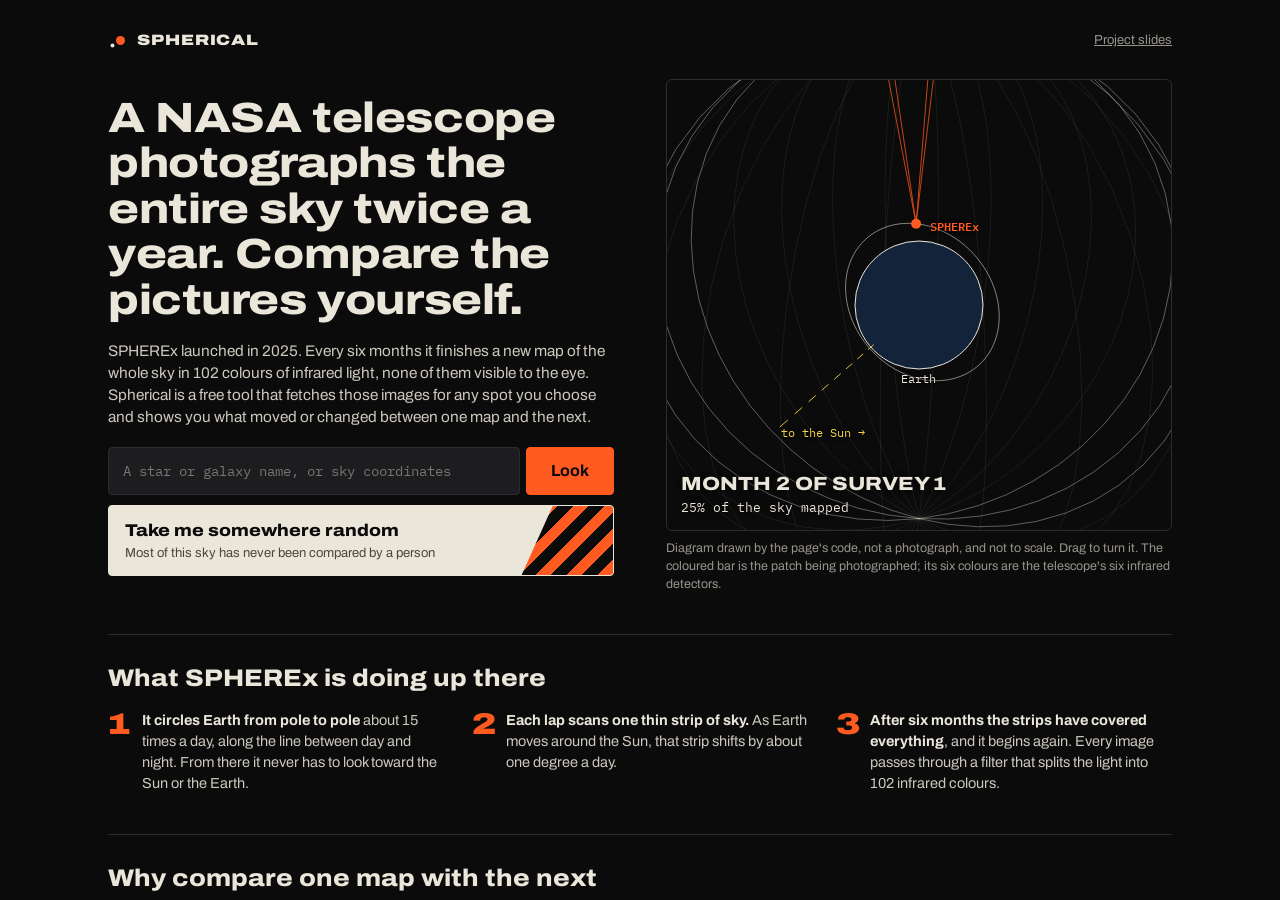
<file: app/pages/index.html>
<!doctype html>
<html lang="en">
<head>
  <meta charset="utf-8">
  <meta name="viewport" content="width=device-width, initial-scale=1">
  <title>Spherical — compare NASA SPHEREx images of the sky over time</title>
  <meta name="author" content="Nicholas Fabek (team Spherical Software)">
  <meta name="generator" content="Hand-directed; code written with an AI assistant (Claude). All sky images are real NASA telescope data.">
  <meta name="description" content="A free tool that fetches NASA SPHEREx infrared images of any spot in the sky and shows what moved or changed between one all-sky map and the next.">
  <link rel="preconnect" href="https://fonts.googleapis.com">
  <link rel="preconnect" href="https://fonts.gstatic.com" crossorigin>
  <link href="https://fonts.googleapis.com/css2?family=Archivo:wdth,wght@62..125,400..900&family=IBM+Plex+Mono:wght@400;500;600&display=swap" rel="stylesheet">
  <link rel="stylesheet" href="style.css">
</head>
<body>
  <header class="bar">
    <button class="brand" id="home" title="Start page">SPHERICAL</button>
    <form id="search" class="search">
      <input id="q" type="text" autocomplete="off" spellcheck="false" placeholder="Any object name or coordinates" aria-label="Object name or coordinates">
      <div class="seg" id="fov" role="radiogroup" aria-label="Field width in arcminutes" title="Width of the patch to load. Wider catches faster movers but takes longer."></div>
      <button type="submit" class="solid">Look</button>
    </form>
    <button id="random" title="Jump to a random field">Random</button>
    <button id="share" title="Copy a link to exactly this view">Copy link</button>
    <button id="help" title="Show the guide">Guide</button>
  </header>

  <main class="deck">
    <section class="scope">
      <div class="stage" id="stage">
        <canvas id="gl"></canvas>
        <canvas id="overlay"></canvas>
        <div class="loadbar"><i id="loadbar"></i></div>
        <div class="stamp"><b id="stampBig"></b><span id="stampSub"></span></div>
        <div class="readout" id="readout"></div>
        <div class="status" id="status"></div>
      </div>
      <div class="tools">
        <button class="tog" id="tGaia" aria-pressed="true" title="Ring every star the Gaia catalogue already knows, at its position on the date shown"><svg viewBox="0 0 16 16"><circle cx="8" cy="8" r="5"/></svg>Known stars</button>
        <button class="tog" id="tWise" aria-pressed="true" title="Add the 2010 WISE image as an extra pass: a 15-year baseline"><svg viewBox="0 0 16 16"><path d="M2 8h12M2 5v6M14 5v6"/></svg>2010 WISE</button>
        <button class="tog" id="tNearest" aria-pressed="false" title="Show the telescope's real pixels instead of a smoothed image"><svg viewBox="0 0 16 16"><path d="M2 2h5v5H2zM9 9h5v5H9z"/></svg>True pixels</button>
        <button class="tog" id="tInvert" aria-pressed="false" title="Black dots on white"><svg viewBox="0 0 16 16"><circle cx="8" cy="8" r="5.5"/><path d="M8 2.5a5.5 5.5 0 0 1 0 11z" fill="currentColor"/></svg>Invert</button>
        <label class="bright" title="Brightness"><svg viewBox="0 0 16 16"><circle cx="8" cy="8" r="3"/><path d="M8 1v2M8 13v2M1 8h2M13 8h2M3 3l1.4 1.4M11.6 11.6L13 13M3 13l1.4-1.4M11.6 4.4L13 3"/></svg><input id="stretch" type="range" min="0.8" max="4.5" step="0.05" value="2.6" aria-label="Brightness"></label>
        <details class="pop" id="flagPop">
          <summary title="Choose which kinds of bad pixel are blanked out">Bad pixels</summary>
          <div class="flags" id="flags"></div>
        </details>
      </div>
    </section>

    <aside class="rack">
      <div>
        <div class="modes" id="modes" role="tablist">
          <button data-mode="epoch"><svg viewBox="0 0 32 32"><circle cx="9" cy="20" r="3" fill="currentColor"/><circle cx="23" cy="10" r="3" stroke-dasharray="2 2"/><path d="M12 18l8-6" stroke-dasharray="1 3"/></svg>Blink</button>
          <button data-mode="diff"><svg viewBox="0 0 32 32"><circle cx="16" cy="16" r="9"/><path d="M16 7a9 9 0 0 0 0 18z" fill="currentColor"/></svg>Difference</button>
          <button data-mode="stack"><svg viewBox="0 0 32 32"><path d="M6 26L26 6M26 6h-7M26 6v7"/><circle cx="10" cy="22" r="2" fill="currentColor"/><circle cx="16" cy="16" r="2" fill="currentColor"/></svg>Stack</button>
          <button data-mode="frame"><svg viewBox="0 0 32 32"><rect x="5" y="11" width="14" height="14"/><path d="M9 11V7h14v14h-4M13 7V3h14v14h-4"/></svg>Exposures</button>
        </div>
        <p class="modetext" id="modeText"></p>
      </div>

      <div class="ctl" id="diffCtl" hidden>
        <label>Show <select id="epA"></select></label>
        <label>minus <select id="epB"></select></label>
      </div>

      <div class="ctl" id="stackCtl" hidden>
        <div class="padrow">
          <canvas id="pad" width="260" height="260" title="Drag to set the motion"></canvas>
          <div class="padside">
            <label>East <input id="muE" type="number" step="0.1" value="0"><i>″/yr</i></label>
            <label>North <input id="muN" type="number" step="0.1" value="0"><i>″/yr</i></label>
            <label>Dial <select id="padRange"><option value="3">±3</option><option value="12" selected>±12</option><option value="40">±40</option></select><i>″/yr</i></label>
            <button id="muReset" type="button">Zero</button>
          </div>
        </div>
      </div>

      <div class="bands">
        <div class="bandhead"><span id="bandText"></span><button id="bandAll" hidden>All</button></div>
        <div class="strip" id="bands" title="Click a band, or drag across several"></div>
        <div class="ticks" id="bandTicks"></div>
      </div>

      <div class="panel">
        <div class="ptabs" id="ptabs">
          <button data-tab="spot" aria-selected="true">This spot</button>
          <button data-tab="field" aria-selected="false">Whole field <b id="fieldCount"></b></button>
        </div>

        <div id="tabSpot">
          <div class="empty" id="inspectEmpty">
            <svg viewBox="0 0 32 32"><circle cx="16" cy="16" r="7"/><path d="M16 3v8M16 21v8M3 16h8M21 16h8"/></svg>
            <p><b>Click any dot in the image</b> to see whether it is catalogued and to read its spectrum.</p>
          </div>
          <div id="inspectBody" hidden>
            <div class="where"><span id="whereText"></span><button id="whereCopy" title="Copy coordinates">Copy</button></div>
            <div class="verdict" id="verdict"></div>
            <canvas id="spec"></canvas>
            <div class="specfoot"><span id="specNote"></span><button id="specCsv" type="button">CSV</button></div>
          </div>
          <dl id="details" hidden></dl>
        </div>

        <div id="tabField" hidden>
          <p class="fieldnote" id="fieldNote">Every source in this field is checked once the images have loaded.</p>
          <ol class="hits" id="hits"></ol>
        </div>
      </div>
    </aside>

    <div class="tape">
      <button id="play" class="playbtn" title="Play / pause (space)" aria-label="Play"></button>
      <div class="steps">
        <button id="prev" title="Previous (←)" aria-label="Previous">‹</button>
        <button id="next" title="Next (→)" aria-label="Next">›</button>
      </div>
      <canvas id="timeline" class="timeline"></canvas>
      <label class="speed" title="Playback speed"><svg viewBox="0 0 16 16"><path d="M2 3l6 5-6 5zM8 3l6 5-6 5z"/></svg><input id="speed" type="range" min="0.5" max="12" step="0.5" value="1.5" aria-label="Playback speed"></label>
    </div>

    <footer class="foot">
      <span id="progress"></span>
      <span class="partial" id="limited" hidden>Limit reached: some exposures were not fetched.</span>
      <span class="partial" id="partial" hidden>Part of NASA's archive did not answer; some exposures are missing. <button id="retry">Try again</button></span>
      <span class="credits">Images: NASA SPHEREx and WISE via <a href="https://irsa.ipac.caltech.edu/Missions/spherex.html" target="_blank" rel="noopener">IRSA</a> · Stars: ESA <a href="https://www.cosmos.esa.int/gaia" target="_blank" rel="noopener">Gaia DR3</a> · Names: CDS<span id="renderer"></span></span>
    </footer>
  </main>

  <!-- Start page -->
  <div class="intro" id="intro" hidden>
    <div class="introin">
      <div class="ihead"><div class="wordmark">SPHERICAL</div><a href="slides/">Project slides</a></div>

      <section class="hero">
        <div class="pitch">
          <h1>A NASA telescope photographs the entire sky twice a year. Compare the pictures yourself.</h1>
          <p class="lead">SPHEREx launched in 2025. Every six months it finishes a new map of the whole sky in 102 colours of infrared light, none of them visible to the eye. Spherical is a free tool that fetches those images for any spot you choose and shows you what moved or changed between one map and the next.</p>
          <form id="introSearch" class="search big">
            <input id="introQ" type="text" autocomplete="off" spellcheck="false" placeholder="A star or galaxy name, or sky coordinates" aria-label="Object name or coordinates">
            <button type="submit" class="solid">Look</button>
          </form>
          <button id="introRandom" class="randombig"><b>Take me somewhere random</b><span>Most of this sky has never been compared by a person</span></button>
        </div>
        <figure class="mission">
          <div id="mission" aria-label="Animated 3D diagram of the SPHEREx orbit and sky scan"></div>
          <figcaption>Diagram drawn by the page's code, not a photograph, and not to scale. Drag to turn it. The coloured bar is the patch being photographed; its six colours are the telescope's six infrared detectors.</figcaption>
        </figure>
      </section>

      <section class="block">
        <h2>What SPHEREx is doing up there</h2>
        <ol class="facts">
          <li><b>1</b><span><strong>It circles Earth from pole to pole</strong> about 15 times a day, along the line between day and night. From there it never has to look toward the Sun or the Earth.</span></li>
          <li><b>2</b><span><strong>Each lap scans one thin strip of sky.</strong> As Earth moves around the Sun, that strip shifts by about one degree a day.</span></li>
          <li><b>3</b><span><strong>After six months the strips have covered everything</strong>, and it begins again. Every image passes through a filter that splits the light into 102 infrared colours.</span></li>
        </ol>
      </section>

      <section class="block">
        <h2>Why compare one map with the next</h2>
        <div class="why">
          <div><h3>Things that move are close to us</h3><p>Stars are so far away that they appear fixed. Asteroids, comets and brown dwarfs (dim, failed stars drifting near the Sun) shift between pictures. Pluto was found this way in 1930, by flipping between two photographs.</p></div>
          <div><h3>Things that change are doing something</h3><p>Newborn stars flare and fade as gas falls onto them. Dying stars swell and shrink. Infrared light passes through the dust that hides both from ordinary telescopes.</p></div>
          <div><h3>There is too much for scientists alone</h3><p>SPHEREx records hundreds of millions of stars and galaxies. Volunteers comparing images from an earlier NASA telescope, WISE, have found thousands of nearby brown dwarf candidates that software missed. This tool exists so anyone can do the same with SPHEREx.</p></div>
        </div>
      </section>

      <section class="block howrow">
        <figure class="demo">
          <div class="lens"><img src="img/blink-2010.jpg" alt="" width="360" height="360"><img class="b" src="img/blink-2026.jpg" alt="" width="360" height="360"></div>
          <figcaption><b class="y1">2010</b><b class="y2">2026</b> Barnard's Star, the fastest-moving star in the sky. Real WISE and SPHEREx images, 4 arcminutes across.</figcaption>
        </figure>
        <div>
          <h2>How Spherical works</h2>
          <ol class="facts">
            <li><b>1</b><span><strong>You name a place</strong>: an object, sky coordinates, or a random spot.</span></li>
            <li><b>2</b><span><strong>It gathers every SPHEREx exposure of that spot</strong>, usually 300 to 500, plus a 2010 image from NASA's WISE telescope, and lines them up.</span></li>
            <li><b>3</b><span><strong>You flip between dates</strong>, subtract one from another, or add them all together. Stars already in Europe's Gaia catalogue are ringed.</span></li>
            <li><b>4</b><span><strong>It checks every source for you</strong> and lists the ones that moved or changed brightness. Click any of them to see its infrared spectrum.</span></li>
          </ol>
        </div>
      </section>

      <section class="block" id="foundSection" hidden>
        <h2>What it has found so far</h2>
        <div id="found" class="cards"></div>
        <p class="foundnote" id="foundNote"></p>
      </section>

      <section class="block">
        <h2>Try it on something well known</h2>
        <div id="presets" class="cards"></div>
      </section>

      <p class="ifoot">Built for the 2026 NASA Space Apps Challenge, &ldquo;Planet X and SPHEREx&rdquo;. Images: NASA SPHEREx and WISE, served by IRSA. Star catalogue: ESA Gaia. The code was written with an AI assistant (Claude); every sky image is real telescope data. Not affiliated with or endorsed by NASA.</p>
    </div>
  </div>

  <!-- Guide bubble -->
  <div class="coach" id="coach" hidden>
    <p id="coachText"></p>
    <div><span id="coachStep"></span><button id="coachSkip">Skip</button><button id="coachNext" class="solid">Next</button></div>
  </div>

  <script type="module" src="js/app.js"></script>
</body>
</html>
</file>
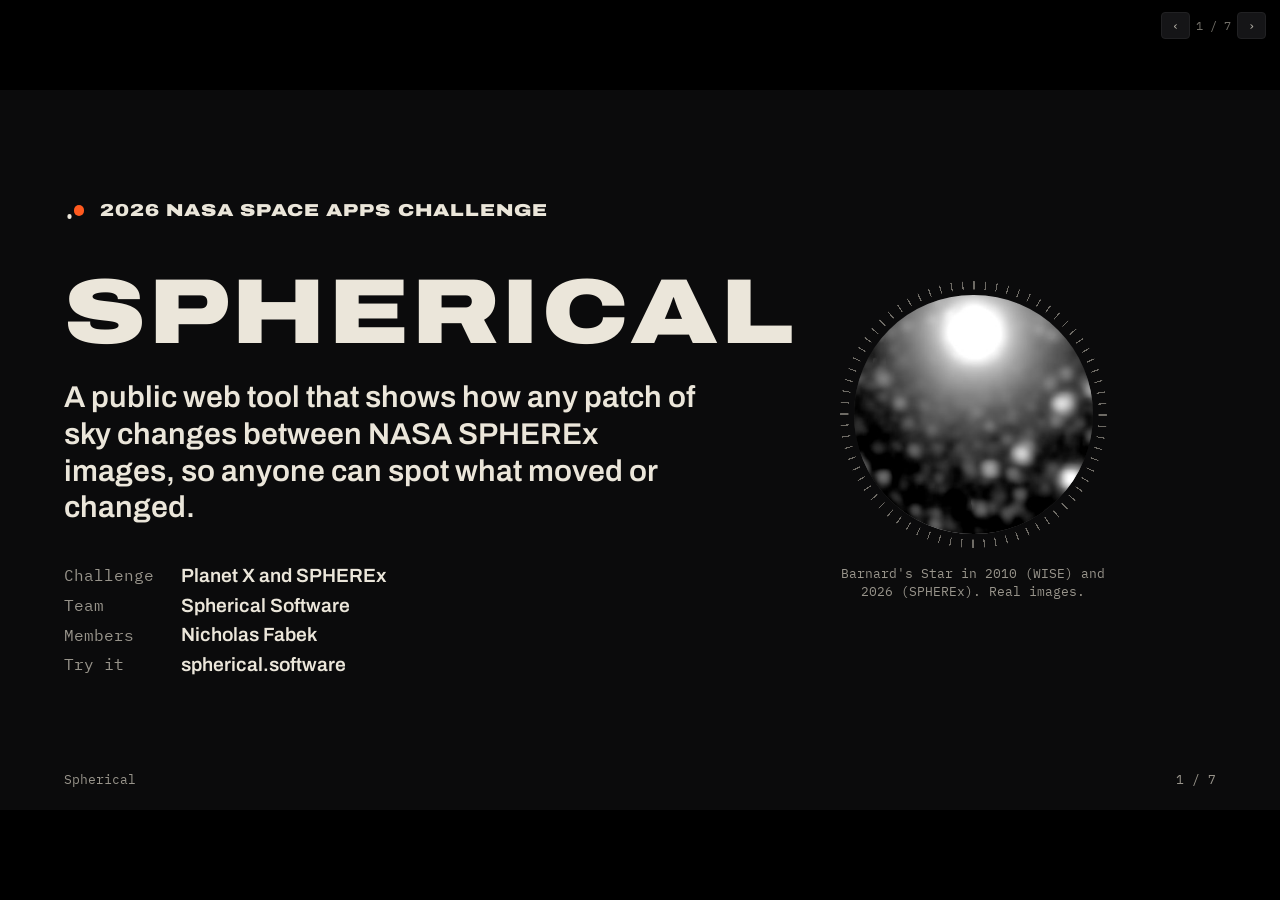
<file: app/pages/slides/index.html>
<!doctype html>
<html lang="en">
<head>
  <meta charset="utf-8">
  <meta name="viewport" content="width=device-width, initial-scale=1">
  <title>Spherical — project demo (2026 NASA Space Apps Challenge)</title>
  <meta name="description" content="Seven-slide demo of Spherical, a public tool for comparing NASA SPHEREx images of the sky over time. Code and analysis produced with an AI assistant; all sky images are real telescope data.">
  <link rel="preconnect" href="https://fonts.googleapis.com">
  <link rel="preconnect" href="https://fonts.gstatic.com" crossorigin>
  <link href="https://fonts.googleapis.com/css2?family=Archivo:wdth,wght@62..125,400..900&family=IBM+Plex+Mono:wght@400;500;600&display=swap" rel="stylesheet">
  <link rel="stylesheet" href="deck.css">
</head>
<body>

  <!-- 1. Title -->
  <section class="slide"><div class="in title">
    <div>
      <div class="mark"><span class="dot"></span>2026 NASA SPACE APPS CHALLENGE</div>
      <h1 style="margin-top:.5em">SPHERICAL</h1>
      <p class="tag">A public web tool that shows how any patch of sky changes between NASA SPHEREx images, so anyone can spot what moved or changed.</p>
      <dl class="meta">
        <dt>Challenge</dt><dd>Planet X and SPHEREx</dd>
        <dt>Team</dt><dd data-team></dd>
        <dt>Members</dt><dd data-members></dd>
        <dt>Try it</dt><dd>spherical.software</dd>
      </dl>
    </div>
    <div>
      <div class="lens"><img src="../img/blink-2010.jpg" alt=""><img class="b" src="../img/blink-2026.jpg" alt=""></div>
      <p class="cap" style="text-align:center;margin-top:2.2em">Barnard's Star in 2010 (WISE) and 2026 (SPHEREx). Real images.</p>
    </div>
    <div class="foot"><span>Spherical</span><span>1 / 7</span></div>
  </div></section>

  <!-- 2. Introduction: the problem -->
  <section class="slide"><div class="in two">
    <div>
      <div id="mission"></div>
      <p class="cap">Live diagram from the site (not to scale): SPHEREx scans one strip of sky per lap.</p>
    </div>
    <div>
      <h2>A new map of the whole sky every six months, and nobody can look at all of it</h2>
      <ul>
        <li>NASA's <strong>SPHEREx</strong> telescope, launched in 2025, photographs the entire sky twice a year in <strong>102 colours of infrared light</strong>.</li>
        <li>It records <strong>hundreds of millions of stars and galaxies</strong>, far more than people can inspect by eye.</li>
        <li>Things that <strong>move</strong> between maps are close to us: asteroids, comets, brown dwarfs. Things that <strong>change brightness</strong> are stars being born or dying.</li>
        <li>The challenge: let <strong>anyone</strong> enter a position and watch that patch of sky change over time.</li>
      </ul>
    </div>
    <div class="foot"><span>Spherical</span><span>2 / 7</span></div>
  </div></section>

  <!-- 3. What we built -->
  <section class="slide"><div class="in wide">
    <div>
      <img class="shot" src="img/viewer.jpg" alt="The Spherical viewer showing a star field, a timeline of exposures and a spectrum">
      <p class="cap">The tool, showing a star whose infrared glow grew over three SPHEREx passes.</p>
    </div>
    <div>
      <h2>Type a name or coordinates. Get a short film of that spot.</h2>
      <ul>
        <li><strong>Blink</strong> between telescope passes; anything that moved jumps.</li>
        <li><strong>Subtract</strong> one pass from another, or <strong>stack</strong> every exposure along a motion to pull out faint movers.</li>
        <li>Pick any of the <strong>six infrared bands</strong>; click a dot for its <strong>spectrum</strong>, made on the spot.</li>
        <li>Known stars are ringed (Gaia); a <strong>2010 WISE image</strong> stretches the timeline to 16 years.</li>
        <li>Every view is a <strong>link</strong> you can share or embed.</li>
      </ul>
    </div>
    <div class="foot"><span>Spherical</span><span>3 / 7</span></div>
  </div></section>

  <!-- 4. How it works -->
  <section class="slide"><div class="in" style="align-content:center">
    <h2 style="margin:0">How it works: open space-agency data, straight to your browser</h2>
    <div class="flow">
      <div><b>1. Ask NASA's archive</b><span>The site asks IRSA which SPHEREx exposures cover your position. A typical spot has 300 to 500.</span></div><i>→</i>
      <div><b>2. Read only what's needed</b><span>Each exposure is a 60 MB file in NASA's open-data bucket. The site reads just the few kilobytes around your spot.</span></div><i>→</i>
      <div><b>3. Combine on your GPU</b><span>WebGPU lines up, stacks and subtracts hundreds of exposures live, so every control responds instantly.</span></div>
    </div>
    <div class="srcs">
      <div><b>NASA SPHEREx</b><span>Spectral images, quality flags and wavelength maps (IRSA, releases DR1 and QR3).</span></div>
      <div><b>NASA WISE and NEOWISE</b><span>A 2010 image for a 16-year baseline, and ten years of brightness history.</span></div>
      <div><b>ESA Gaia DR3</b><span>Positions and motions of known stars, drawn where they were on each date.</span></div>
    </div>
    <p class="note">No account, no download, no API key. New SPHEREx releases appear automatically. Built with plain HTML, CSS and JavaScript on Cloudflare.</p>
    <div class="foot"><span>Spherical</span><span>4 / 7</span></div>
  </div></section>

  <!-- 5. It looks for you -->
  <section class="slide"><div class="in wide">
    <div>
      <img class="shot" src="img/difference.jpg" alt="Difference image of Barnard's Star: an orange patch above a blue one">
      <p class="cap">Sep 2026 minus Sep 2025: Barnard's Star left the blue spot and arrived at the orange one. Black squares are pixels the telescope flagged as unusable.</p>
    </div>
    <div>
      <h2>You don't have to stare. It checks every source for you.</h2>
      <ul>
        <li>Each field is scanned automatically: <strong>what moved since 2010</strong>, and <strong>what changed brightness</strong> between passes.</li>
        <li>Flagged sources are listed and bracketed on the image, with a note on whether a catalogue already knows them.</li>
        <li>The same functions are offered to <strong>AI agents</strong> through the browser's WebMCP standard, so software can hunt too.</li>
        <li>An AI agent used these tools, then a script running the same code, to check about <strong>1,000 fields</strong>.</li>
      </ul>
    </div>
    <div class="foot"><span>Spherical</span><span>5 / 7</span></div>
  </div></section>

  <!-- 6. Results -->
  <section class="slide"><div class="in two">
    <div>
      <h2>Does it work? What it found</h2>
      <div class="nums">
        <div><b>9.97″</b><span>per year: Barnard's Star, measured blind. The Gaia catalogue says 10.39.</span></div>
        <div><b>19</b><span>fast-moving stars picked out of 608 fields away from the Milky Way, with speeds matching Gaia and CatWISE.</span></div>
        <div><b>14</b><span>stars whose brightness changes were <strong>not on record</strong>. Each is confirmed by ten years of independent NEOWISE data.</span></div>
      </div>
      <p class="note" style="margin-top:1.6em">Honest limits: no new moving object yet, the brown dwarf WISE 0855 is too faint for SPHEREx, and the 14 candidates still await outside confirmation.</p>
    </div>
    <div>
      <div class="white"><img src="img/lightcurve.png" alt="Ten-year infrared light curve of one candidate, quiet until 2020 and then repeatedly brightening" style="width:100%;display:block"></div>
      <p class="cap">One candidate, a hydrogen-emission star: quiet until 2020, then repeated infrared outbursts. SPHEREx caught a new one growing.</p>
    </div>
    <div class="foot"><span>Spherical</span><span>6 / 7</span></div>
  </div></section>

  <!-- 7. Why it matters -->
  <section class="slide"><div class="in two">
    <div>
      <h2>Anyone with a browser can now check a patch of sky that nobody has looked at</h2>
      <ul>
        <li><strong>For the public:</strong> a 30-second guide, plain-language labels, and a "random spot" button.</li>
        <li><strong>For science:</strong> candidates come with spectra, catalogue checks and draft reports for the AAVSO variable-star index.</li>
        <li><strong>For the future:</strong> every new SPHEREx release adds a pass, and each pass makes motion easier to see.</li>
      </ul>
    </div>
    <div>
      <dl class="meta">
        <dt>Site</dt><dd>spherical.software</dd>
        <dt>Code</dt><dd>github.com/NickFabek/nasa_spaceapps_2026</dd>
        <dt>Data</dt><dd>NASA SPHEREx, WISE, NEOWISE (IRSA) · ESA Gaia DR3 · CDS name service</dd>
        <dt>Built with</dt><dd>HTML, CSS, JavaScript, WebGPU, Cloudflare Pages and R2</dd>
        <dt>AI use</dt><dd>Code and data analysis were produced with an AI assistant (Claude), directed and reviewed by the team. Every sky image is real telescope data; no image is AI-generated.</dd>
      </dl>
      <p class="note" style="margin-top:1.4em">Not affiliated with or endorsed by NASA.</p>
    </div>
    <div class="foot"><span>Spherical</span><span>7 / 7</span></div>
  </div></section>

  <div class="nav"><button id="prev" aria-label="Previous slide">‹</button><span id="count"></span><button id="next" aria-label="Next slide">›</button></div>
  <script type="module" src="deck.js"></script>
</body>
</html>
</file>
<file: app/pages/style.css>
/* Spherical — instrument panel: black ground, bone type, one signal orange. */
:root {
  --ink: #0b0b0c; --panel: #141415; --raise: #1d1d1f; --line: #2c2c2f;
  --bone: #ebe6da; --dim: #98948b; --signal: #ff5a1f; --gaia: #74d4ff;
  --display: "Archivo", "Helvetica Neue", Arial, sans-serif;
  --mono: "IBM Plex Mono", ui-monospace, "SF Mono", Menlo, monospace;
  color-scheme: dark;
}
* { box-sizing: border-box; }
[hidden] { display: none !important; }
html, body { margin: 0; background: var(--ink); color: var(--bone); font: 14px/1.45 var(--display); font-stretch: 100%; }
a { color: var(--bone); }
button, select, input { font: inherit; color: inherit; }
button, select, input[type=text], input[type=number] { background: var(--raise); border: 1px solid var(--line); border-radius: 4px; padding: 7px 11px; }
button { cursor: pointer; }
button:hover:not(:disabled) { border-color: var(--bone); }
button:disabled { opacity: .35; cursor: default; }
button:focus-visible, input:focus-visible, select:focus-visible { outline: 2px solid var(--signal); outline-offset: 2px; }
.solid { background: var(--signal); border-color: var(--signal); color: var(--ink); font-weight: 700; }
input[type=range] { accent-color: var(--bone); }
svg { width: 16px; height: 16px; fill: none; stroke: currentColor; stroke-width: 1.5; stroke-linecap: round; stroke-linejoin: round; flex: none; }

/* ---------- frame: bar / image + menu / tape / status ---------- */
body { display: grid; grid-template-rows: auto minmax(0, 1fr); height: 100dvh; overflow: hidden; }
.bar { display: flex; gap: 8px; align-items: center; padding: 8px 14px; border-bottom: 1px solid var(--line); }
.brand { font-stretch: 125%; font-weight: 900; font-size: 17px; letter-spacing: .06em; background: none; border: 0; padding: 4px 14px 4px 0; display: flex; align-items: center; gap: 12px; }
.brand::before, .wordmark::before { content: ""; width: 9px; height: 9px; border-radius: 50%; background: var(--signal); box-shadow: -8px 5px 0 -2.5px var(--bone); margin-left: 8px; }
.search { display: flex; gap: 6px; flex: 1 1 420px; min-width: 0; }
.search input { flex: 1; min-width: 0; font-family: var(--mono); font-size: 13px; }
.seg { display: flex; border: 1px solid var(--line); border-radius: 4px; overflow: hidden; flex: none; }
.seg button { border: 0; border-radius: 0; background: none; padding: 7px 9px; font-family: var(--mono); font-size: 12.5px; color: var(--dim); }
.seg button[aria-checked=true] { background: var(--bone); color: var(--ink); font-weight: 600; }

.deck { display: grid; grid-template-columns: minmax(0, 1fr) 384px; grid-template-rows: minmax(0, 1fr) auto auto; gap: 10px 14px; padding: 10px 14px 6px; min-height: 0; }
.scope { grid-column: 1; grid-row: 1; display: flex; flex-direction: column; gap: 8px; min-width: 0; min-height: 0; }
.stage { position: relative; flex: 1; min-height: 0; background: #000; border: 1px solid var(--line); border-radius: 6px; overflow: hidden; touch-action: none; cursor: crosshair; }
.stage canvas { position: absolute; inset: 0; width: 100%; height: 100%; display: block; }
#overlay { pointer-events: none; }
.loadbar { position: absolute; inset: 0 0 auto 0; height: 3px; pointer-events: none; }
.loadbar i { display: block; height: 100%; width: 0; background: var(--signal); transition: width .3s, opacity .6s; }
.stamp { position: absolute; top: 14px; left: 16px; right: 110px; pointer-events: none; text-shadow: 0 0 6px #000, 0 0 2px #000; }
.stamp b { display: block; font-stretch: 125%; font-weight: 800; font-size: clamp(20px, 2.4vw, 30px); line-height: 1; text-transform: uppercase; }
.stamp span { display: block; margin-top: 5px; font: 12.5px var(--mono); opacity: .85; }
.readout { position: absolute; bottom: 12px; left: 14px; font: 12px var(--mono); white-space: pre-line; pointer-events: none; text-shadow: 0 0 5px #000, 0 0 2px #000; }
.status { position: absolute; top: 50%; left: 50%; transform: translate(-50%, -50%); max-width: 78%; text-align: center; font-size: 16px; font-weight: 600; pointer-events: none; text-shadow: 0 0 8px #000; white-space: pre-line; }
.status:empty, .readout:empty { display: none; }

.tools { display: flex; flex-wrap: wrap; gap: 6px; align-items: center; }
.tog { display: flex; align-items: center; gap: 7px; padding: 5px 10px; color: var(--dim); background: none; font-size: 13px; }
.tog[aria-pressed=true] { background: var(--bone); border-color: var(--bone); color: var(--ink); font-weight: 600; }
.tog[aria-pressed=true]#tGaia svg { stroke: #0a7fb8; stroke-width: 2.2; }
.bright { display: flex; align-items: center; gap: 6px; color: var(--dim); padding: 0 6px; }
.bright input { width: 110px; }
.pop { position: relative; margin-left: auto; }
.pop summary { list-style: none; cursor: pointer; padding: 5px 10px; border: 1px solid var(--line); border-radius: 4px; color: var(--dim); font-size: 13px; }
.pop summary::-webkit-details-marker { display: none; }
.pop[open] summary { color: var(--bone); border-color: var(--bone); }
.flags { position: absolute; bottom: calc(100% + 8px); right: 0; z-index: 5; width: 330px; max-width: 86vw; display: grid; grid-template-columns: 1fr 1fr; gap: 4px 12px; padding: 12px; background: var(--raise); border: 1px solid var(--line); border-radius: 6px; font: 12px var(--mono); }
.flags label { display: flex; gap: 6px; align-items: center; }

.tape { grid-column: 1 / -1; grid-row: 2; display: flex; align-items: stretch; gap: 10px; }
.playbtn { width: 62px; flex: none; border-radius: 6px; background: var(--signal); border-color: var(--signal); position: relative; }
.playbtn::before { content: ""; position: absolute; inset: 0; margin: auto; width: 20px; height: 22px; background: var(--ink); clip-path: polygon(10% 0, 100% 50%, 10% 100%); }
.playbtn.on::before { clip-path: polygon(0 0, 36% 0, 36% 100%, 0 100%, 0 0, 64% 0, 100% 0, 100% 100%, 64% 100%, 64% 0); }
.steps { display: flex; flex-direction: column; gap: 6px; flex: none; }
.steps button { flex: 1; padding: 0 11px; font-size: 18px; line-height: 1; }
.timeline { flex: 1; min-width: 0; height: 76px; display: block; background: var(--panel); border: 1px solid var(--line); border-radius: 6px; cursor: pointer; }
.speed { display: flex; flex-direction: column; justify-content: center; align-items: center; gap: 6px; color: var(--dim); flex: none; }
.speed input { width: 84px; }

.foot { grid-column: 1 / -1; grid-row: 3; display: flex; gap: 16px; align-items: baseline; font: 11.5px var(--mono); color: var(--dim); min-height: 18px; white-space: nowrap; overflow: hidden; }
.foot a { color: var(--dim); }
.foot .credits { margin-left: auto; }
.foot #renderer:not(:empty)::before { content: " · "; }
.partial { color: var(--signal); }
.partial button { padding: 0 8px; font: inherit; margin-left: 6px; color: var(--bone); }

/* ---------- right menu ---------- */
.rack { grid-column: 2; grid-row: 1; display: flex; flex-direction: column; gap: 14px; min-width: 0; min-height: 0; overflow-y: auto; scrollbar-width: thin; scrollbar-color: var(--line) transparent; }
.modes { display: grid; grid-template-columns: repeat(4, 1fr); gap: 1px; background: var(--line); border: 1px solid var(--line); border-radius: 6px; overflow: hidden; }
.modes button { display: grid; justify-items: center; gap: 3px; padding: 9px 4px 8px; border: 0; border-radius: 0; background: var(--panel); color: var(--dim); font-size: 13px; font-weight: 600; }
.modes svg { width: 28px; height: 28px; }
.modes button:hover { background: var(--raise); color: var(--bone); }
.modes button[aria-selected=true] { background: var(--bone); color: var(--ink); }
.modetext { margin: 8px 2px 0; color: var(--dim); font-size: 13px; min-height: 2.9em; }
.ctl { border-left: 3px solid var(--signal); padding: 2px 0 2px 14px; display: flex; flex-wrap: wrap; gap: 8px 14px; align-items: center; }
.ctl label { display: flex; align-items: center; gap: 6px; }
.padrow { display: flex; gap: 14px; flex-basis: 100%; }
#pad { width: 130px; height: 130px; flex: none; cursor: crosshair; touch-action: none; }
.padside { display: flex; flex-direction: column; gap: 5px; font-size: 13px; }
.padside label { display: grid; grid-template-columns: 42px 76px auto; }
.padside input, .padside select { padding: 3px 6px; font-family: var(--mono); font-size: 12.5px; width: 76px; }
.padside i { font: 11.5px var(--mono); color: var(--dim); font-style: normal; }
.padside button { padding: 3px 8px; }

.bandhead { display: flex; justify-content: space-between; align-items: baseline; margin-bottom: 6px; min-height: 22px; font-size: 13px; }
.bandhead span { font-weight: 600; }
.bandhead button { padding: 0 8px; font-size: 12px; }
.strip { display: flex; gap: 2px; height: 30px; touch-action: none; user-select: none; cursor: pointer; }
.strip button { padding: 0; border: 0; border-radius: 2px; background: var(--c); min-width: 0; }
.strip button[aria-pressed=false] { background: linear-gradient(to top, var(--c) 4px, var(--raise) 4px); }
.strip button:hover { outline: 1px solid var(--bone); }
.ticks { position: relative; height: 16px; font: 10.5px var(--mono); color: var(--dim); }
.ticks span { position: absolute; top: 3px; transform: translateX(-50%); white-space: nowrap; }
.ticks span:first-child { transform: none; }
.ticks span:last-child { transform: translateX(-100%); }

.panel { border: 1px solid var(--line); border-radius: 6px; background: var(--panel); display: flex; flex-direction: column; min-height: 0; flex: 1 0 auto; }
.ptabs { display: grid; grid-template-columns: 1fr 1fr; border-bottom: 1px solid var(--line); }
.ptabs button { border: 0; border-radius: 0; background: none; padding: 8px; color: var(--dim); font-weight: 600; font-size: 13px; border-bottom: 2px solid transparent; }
.ptabs button[aria-selected=true] { color: var(--bone); border-bottom-color: var(--signal); }
.ptabs b { font: 600 11px var(--mono); background: var(--signal); color: var(--ink); border-radius: 9px; padding: 0 6px; margin-left: 4px; }
.ptabs b:empty { display: none; }
#tabSpot, #tabField { padding: 12px; }
.empty { display: grid; grid-template-columns: 34px 1fr; gap: 12px; align-items: center; color: var(--dim); }
.empty svg { width: 32px; height: 32px; color: var(--signal); }
.empty p { margin: 0; font-size: 13px; }
.empty b { color: var(--bone); }
.where { display: flex; justify-content: space-between; align-items: center; gap: 8px; font: 12.5px var(--mono); }
.where button, .specfoot button { padding: 2px 8px; font: 11.5px var(--mono); }
.verdict { margin: 8px 0 10px; }
.verdict h3 { margin: 0; font-size: 20px; font-weight: 800; font-stretch: 118%; line-height: 1.1; }
.verdict h3.new { color: var(--signal); }
.verdict p { margin: 4px 0 0; color: var(--dim); font-size: 13px; }
.verdict p b { color: var(--bone); font-weight: 600; }
.verdict .acts { display: flex; flex-wrap: wrap; gap: 6px; margin-top: 8px; }
.verdict .acts a, .verdict .acts button { padding: 3px 9px; font-size: 12.5px; border: 1px solid var(--line); border-radius: 4px; text-decoration: none; background: var(--raise); }
.verdict .acts a:hover { border-color: var(--bone); }
#spec { width: 100%; height: 170px; display: block; }
.specfoot { display: flex; justify-content: space-between; align-items: center; gap: 8px; margin-top: 4px; font: 11.5px var(--mono); color: var(--dim); }
dl { display: grid; grid-template-columns: auto 1fr; gap: 3px 14px; margin: 12px 0 0; padding-top: 10px; border-top: 1px solid var(--line); font: 12px var(--mono); }
dt { color: var(--dim); }
dd { margin: 0; overflow-wrap: anywhere; }
.fieldnote { margin: 0 0 8px; color: var(--dim); font-size: 13px; }
.hits { list-style: none; margin: 0; padding: 0; display: grid; gap: 4px; }
.hits button { width: 100%; text-align: left; display: grid; grid-template-columns: 74px 1fr; gap: 10px; align-items: baseline; padding: 6px 8px; background: none; font-size: 12.5px; }
.hits button:hover, .hits button.on { background: var(--raise); border-color: var(--bone); }
.hits i { font: 600 10.5px var(--mono); font-style: normal; letter-spacing: .04em; text-transform: uppercase; }
.hits i.moved, .hits i.appeared, .hits i.gone { color: var(--signal); }
.hits i.changed { color: #f5d547; }
.hits i.unlisted { color: var(--gaia); }
.hits span { color: var(--dim); }
.hits span b { color: var(--bone); font-weight: 500; font-family: var(--mono); font-size: 11.5px; display: block; }

/* ---------- start page ---------- */
.intro { position: fixed; inset: 0; z-index: 20; background: var(--ink); overflow: auto; }
.introin { max-width: 1160px; margin: 0 auto; padding: clamp(16px, 2.6vw, 30px) clamp(18px, 4vw, 48px) 40px; }
.ihead { display: flex; justify-content: space-between; align-items: center; margin-bottom: clamp(18px, 3vh, 34px); }
.ihead a { font-size: 13px; color: var(--dim); }
.wordmark { font-stretch: 125%; font-weight: 900; letter-spacing: .06em; font-size: 15px; display: flex; align-items: center; gap: 12px; }
.hero { display: grid; grid-template-columns: minmax(0, 1fr) minmax(0, 1fr); gap: clamp(22px, 4vw, 52px); align-items: center; }
.intro h1 { margin: 0 0 16px; font-stretch: 118%; font-weight: 800; font-size: clamp(27px, 3.3vw, 44px); line-height: 1.08; letter-spacing: -.01em; text-wrap: balance; }
.lead { margin: 0 0 10px; max-width: 56ch; font-size: clamp(15px, 1.2vw, 17px); color: #cdc8bd; }
.search.big { margin-top: 18px; flex: none; }
.search.big input { padding: 13px 14px; font-size: 14px; }
.search.big button { padding: 0 24px; font-size: 16px; }
.randombig { margin-top: 10px; width: 100%; text-align: left; padding: 13px 104px 13px 16px; background: var(--bone); border-color: var(--bone); color: var(--ink); display: grid; position: relative; overflow: hidden; }
.randombig b { font-size: 17px; font-weight: 800; font-stretch: 112%; }
.randombig span { font-size: 13px; color: #4a473f; }
.randombig::after { content: ""; position: absolute; inset: 0 0 0 auto; width: 92px; background: repeating-linear-gradient(-45deg, var(--signal) 0 11px, var(--ink) 11px 22px); clip-path: polygon(34% 0, 100% 0, 100% 100%, 0 100%); }
.randombig:hover { border-color: var(--signal) !important; }

.mission { margin: 0; }
#mission { position: relative; aspect-ratio: 1.12; border: 1px solid var(--line); border-radius: 6px; overflow: hidden; background: var(--ink); cursor: grab; touch-action: pan-y; }
#mission canvas { position: absolute; inset: 0; width: 100%; height: 100%; display: block; }
.mlabels { position: absolute; inset: 0; pointer-events: none; font: 11.5px var(--mono); color: var(--bone); }
.mlabels span { position: absolute; left: 0; top: 0; white-space: nowrap; text-shadow: 0 0 5px #000, 0 0 2px #000; transition: opacity .2s; }
.mlabels [data-k=craft], .mlabels [data-k=strip] { color: var(--signal); font-weight: 600; }
.mlabels [data-k=sun] { color: #f5d547; }
.mread { position: absolute; left: 14px; bottom: 12px; pointer-events: none; text-shadow: 0 0 6px #000; }
.mread b { display: block; font-stretch: 118%; font-weight: 800; font-size: 19px; text-transform: uppercase; }
.mread i { font: 12.5px var(--mono); font-style: normal; color: var(--bone); }
.mission figcaption, .demo figcaption { margin-top: 8px; font-size: 12.5px; color: var(--dim); }

.block { margin-top: clamp(26px, 4.5vh, 44px); padding-top: clamp(18px, 3vh, 26px); border-top: 1px solid var(--line); }
.block h2 { margin: 0 0 14px; font-size: clamp(19px, 1.9vw, 24px); font-weight: 800; font-stretch: 112%; }
.facts { list-style: none; margin: 0; padding: 0; display: grid; grid-template-columns: repeat(3, 1fr); gap: 18px 28px; }
.facts li { display: grid; grid-template-columns: 34px 1fr; align-items: start; }
.facts b { font-stretch: 125%; font-weight: 900; font-size: 30px; line-height: .95; color: var(--signal); }
.facts span { color: #cdc8bd; font-size: 14.5px; }
.facts strong { color: var(--bone); }
.why { display: grid; grid-template-columns: repeat(3, 1fr); gap: 18px 28px; }
.why h3 { margin: 0 0 6px; font-size: 16px; font-weight: 700; }
.why p { margin: 0; color: #cdc8bd; font-size: 14.5px; }
.howrow { display: grid; grid-template-columns: 260px minmax(0, 1fr); gap: clamp(24px, 4vw, 52px); align-items: center; }
.howrow .facts { grid-template-columns: 1fr 1fr; }
.demo { margin: 0; display: grid; justify-items: center; gap: 20px; }
.lens { position: relative; width: 220px; max-width: 100%; aspect-ratio: 1; border-radius: 50%; margin: 14px; }
.lens::before { content: ""; position: absolute; inset: -14px; border-radius: 50%; background: repeating-conic-gradient(var(--dim) 0 .5deg, transparent .5deg 5deg); -webkit-mask: radial-gradient(closest-side, transparent calc(100% - 8px), #000 calc(100% - 7px)); mask: radial-gradient(closest-side, transparent calc(100% - 8px), #000 calc(100% - 7px)); opacity: .7; }
.lens img { position: absolute; inset: 0; width: 100%; height: 100%; object-fit: cover; border-radius: 50%; display: block; background: #000; }
.lens img.b { animation: flip 2.4s steps(1) infinite; }
@keyframes flip { 0% { opacity: 0; } 50% { opacity: 1; } }
.demo figcaption { text-align: center; max-width: 30ch; margin-top: 0; }
.demo figcaption b { color: var(--signal); font: 600 12px var(--mono); margin-right: 6px; }
.demo .y1 { animation: y1 2.4s steps(1) infinite; }
.demo .y2 { animation: y2 2.4s steps(1) infinite; }
@keyframes y1 { 0% { display: inline; } 50% { display: none; } }
@keyframes y2 { 0% { display: none; } 50% { display: inline; } }
.cards { display: grid; grid-template-columns: repeat(auto-fill, minmax(190px, 1fr)); gap: 6px; }
#found { grid-template-columns: repeat(auto-fill, minmax(250px, 1fr)); }
.cards button { text-align: left; padding: 9px 11px; display: grid; font-weight: 600; align-content: start; }
.cards button span { font-weight: 400; font-size: 12.5px; color: var(--dim); }
#found button i { font: 600 10.5px var(--mono); font-style: normal; color: var(--dim); letter-spacing: .04em; text-transform: uppercase; }
#found button.isnew { border-color: var(--signal); background: #1f1511; }
#found button.isnew i { color: var(--signal); }
.foundnote { margin: 10px 0 0; font-size: 13px; color: var(--dim); max-width: 100ch; }
.ifoot { margin: 34px 0 0; padding-top: 16px; border-top: 1px solid var(--line); font-size: 12.5px; color: var(--dim); }

/* ---------- guide bubble ---------- */
.coach { position: fixed; z-index: 30; width: 290px; max-width: calc(100vw - 24px); background: var(--bone); color: var(--ink); border-radius: 6px; padding: 14px; box-shadow: 0 12px 40px rgba(0, 0, 0, .6); }
.coach p { margin: 0 0 12px; font-size: 14.5px; font-weight: 500; }
.coach div { display: flex; align-items: center; gap: 8px; }
.coach span { font: 12px var(--mono); margin-right: auto; color: #55524a; }
.coach button { padding: 5px 12px; }
.coach #coachSkip { background: none; border-color: #b9b4a8; color: var(--ink); }
.coach-target { outline: 2px solid var(--signal) !important; outline-offset: 4px; border-radius: 6px; }

/* ---------- narrow screens: one scrolling column ---------- */
@media (max-width: 940px) {
  body { display: block; height: auto; overflow: auto; }
  .bar { flex-wrap: wrap; padding: 8px 10px; gap: 6px; }
  .bar > button { font-size: 12.5px; padding: 6px 8px; }
  .brand { font-size: 13px !important; padding-right: 2px !important; margin-right: auto; gap: 10px; }
  .search { order: 5; flex-basis: 100%; flex-wrap: wrap; }
  .search input { flex: 1 1 60%; }
  .seg { order: 3; flex: 1 1 100%; }
  .seg button { flex: 1; }
  .deck { display: flex; flex-direction: column; padding: 10px; gap: 12px; }
  .stage { flex: none; aspect-ratio: 1; touch-action: pan-y; }
  .tape { order: 2; }
  .scope { order: 1; }
  .rack { order: 3; overflow: visible; }
  .foot { order: 4; flex-direction: column; gap: 4px; white-space: normal; }
  .foot .credits { margin-left: 0; }
  .speed { display: none; }
  .pop { margin-left: 0; }
  .hero, .howrow, .why, .facts, .howrow .facts { grid-template-columns: 1fr; }
}
/* ?embed=1 : image, tape and tools only */
body.embed .bar, body.embed .rack, body.embed .foot { display: none; }
body.embed .deck { grid-template-columns: 1fr; }
</file>
<file: app/pages/slides/deck.css>
/* Spherical submission deck: seven 16:9 slides. Arrow keys or click to move. Prints one slide per page. */
:root { --ink: #0b0b0c; --panel: #141415; --line: #2c2c2f; --bone: #ebe6da; --dim: #98948b; --soft: #cdc8bd; --signal: #ff5a1f;
  --display: "Archivo", "Helvetica Neue", Arial, sans-serif; --mono: "IBM Plex Mono", ui-monospace, Menlo, monospace; color-scheme: dark; }
* { box-sizing: border-box; }
html, body { margin: 0; height: 100%; background: #000; color: var(--bone); font-family: var(--display); overflow: hidden; }
.slide { position: absolute; inset: 0; display: none; place-items: center; }
.slide.on { display: grid; }
.in { width: min(100vw, 177.78vh); height: min(56.25vw, 100vh); font-size: min(1vw, 1.7778vh); background: var(--ink); padding: 4.2em 5em 4.6em; position: relative; overflow: hidden; display: grid; gap: 2.4em; }
h1 { margin: 0; font-stretch: 125%; font-weight: 900; font-size: 7.2em; letter-spacing: .04em; line-height: 1; }
h2 { margin: 0 0 .5em; font-stretch: 116%; font-weight: 800; font-size: 3.1em; line-height: 1.08; letter-spacing: -.01em; }
p, li { font-size: 1.62em; line-height: 1.4; color: var(--soft); margin: 0; }
strong, b { color: var(--bone); }
ul { margin: 0; padding: 0; list-style: none; display: grid; gap: .6em; }
ul li { padding-left: 1.1em; position: relative; }
ul li::before { content: ""; position: absolute; left: 0; top: .55em; width: .42em; height: .42em; border-radius: 50%; background: var(--signal); }
.two { grid-template-columns: 1fr 1fr; align-items: center; }
.wide { grid-template-columns: 1.6fr 1fr; align-items: center; }
.wide h2 { font-size: 2.7em; }
.wide li { font-size: 1.5em; }
.shot { width: 100%; border: 1px solid var(--line); border-radius: .5em; display: block; }
.cap { font: 1.05em var(--mono); color: var(--dim); margin-top: .7em; }
.mark { display: flex; align-items: center; gap: .9em; font-stretch: 125%; font-weight: 900; letter-spacing: .06em; font-size: 1.35em; }
.dot { width: .62em; height: .62em; border-radius: 50%; background: var(--signal); box-shadow: -.55em .35em 0 -.17em var(--bone); margin-left: .55em; flex: none; }
.foot { position: absolute; left: 5em; right: 5em; bottom: 1.7em; display: flex; justify-content: space-between; font: 1em var(--mono); color: var(--dim); }
.meta { display: grid; grid-template-columns: auto 1fr; gap: .45em 1.4em; font-size: 1.5em; }
.meta dt { color: var(--dim); font-family: var(--mono); font-size: .82em; align-self: center; }
.meta dd { margin: 0; font-weight: 600; }
.title { grid-template-columns: 1.25fr .75fr; align-items: center; }
.title .tag { font-size: 2.35em; line-height: 1.22; color: var(--bone); font-weight: 600; margin: .7em 0 1.3em; max-width: 21em; }
.lens { position: relative; width: 82%; aspect-ratio: 1; border-radius: 50%; margin: 0 auto; }
.lens::before { content: ""; position: absolute; inset: -6%; border-radius: 50%; background: repeating-conic-gradient(var(--dim) 0 .5deg, transparent .5deg 5deg); -webkit-mask: radial-gradient(closest-side, transparent calc(100% - .7em), #000 calc(100% - .62em)); mask: radial-gradient(closest-side, transparent calc(100% - .7em), #000 calc(100% - .62em)); opacity: .7; }
.lens img { position: absolute; inset: 0; width: 100%; height: 100%; border-radius: 50%; object-fit: cover; }
.lens img.b { animation: flip 2.4s steps(1) infinite; }
@keyframes flip { 0% { opacity: 0; } 50% { opacity: 1; } }
#mission { position: relative; width: 100%; aspect-ratio: 1.18; border: 1px solid var(--line); border-radius: .5em; overflow: hidden; background: var(--ink); }
#mission canvas { position: absolute; inset: 0; width: 100%; height: 100%; display: block; }
.mlabels { position: absolute; inset: 0; pointer-events: none; font: 12px var(--mono); }
.mlabels span { position: absolute; left: 0; top: 0; white-space: nowrap; text-shadow: 0 0 5px #000, 0 0 2px #000; }
.mlabels [data-k=craft], .mlabels [data-k=strip] { color: var(--signal); font-weight: 600; }
.mlabels [data-k=sun] { color: #f5d547; }
.mread { position: absolute; left: 14px; bottom: 12px; text-shadow: 0 0 6px #000; }
.mread b { display: block; font-stretch: 118%; font-weight: 800; font-size: 18px; text-transform: uppercase; }
.mread i { font: 12px var(--mono); font-style: normal; }
.flow { display: grid; grid-template-columns: 1fr auto 1fr auto 1fr; gap: 1em; align-items: stretch; }
.flow div { border: 1px solid var(--line); border-radius: .5em; padding: 1.3em 1.4em; background: var(--panel); }
.flow div b { display: block; font-size: 1.75em; font-weight: 800; font-stretch: 112%; margin-bottom: .35em; }
.flow div span { font-size: 1.32em; line-height: 1.38; color: var(--soft); display: block; }
.flow i { align-self: center; font-style: normal; font-size: 2.6em; color: var(--signal); }
.srcs { display: grid; grid-template-columns: repeat(3, 1fr); gap: 1em; }
.srcs div { border-left: .22em solid var(--signal); padding-left: 1em; }
.srcs b { display: block; font-size: 1.45em; }
.srcs span { font-size: 1.22em; color: var(--soft); line-height: 1.35; display: block; }
.nums { display: grid; gap: 1.15em; }
.nums div { display: grid; grid-template-columns: 9.6em 1fr; gap: 1.2em; align-items: center; }
.nums b { font-stretch: 118%; font-weight: 900; font-size: 3.1em; white-space: nowrap; color: var(--signal); line-height: 1; text-align: right; }
.nums span { font-size: 1.45em; line-height: 1.32; color: var(--soft); }
.note { font-size: 1.25em; color: var(--dim); }
.white { background: #fff; border-radius: .5em; padding: .5em; }
.nav { position: fixed; right: 14px; top: 12px; opacity: .75; white-space: nowrap; display: flex; gap: 6px; align-items: center; font: 12px var(--mono); color: var(--dim); z-index: 5; }
.nav button { font: inherit; color: var(--bone); background: #1d1d1f; border: 1px solid var(--line); border-radius: 4px; padding: 5px 10px; cursor: pointer; }
@media print {
  @page { size: 13.333in 7.5in; margin: 0; }
  html, body { overflow: visible; height: auto; background: var(--ink); }
  .slide { position: static; display: grid !important; page-break-after: always; break-after: page; }
  .in { width: 13.333in; height: 7.5in; font-size: .13333in; }
  .nav, .lens::before { display: none; }
  * { -webkit-print-color-adjust: exact; print-color-adjust: exact; }
}
</file>
